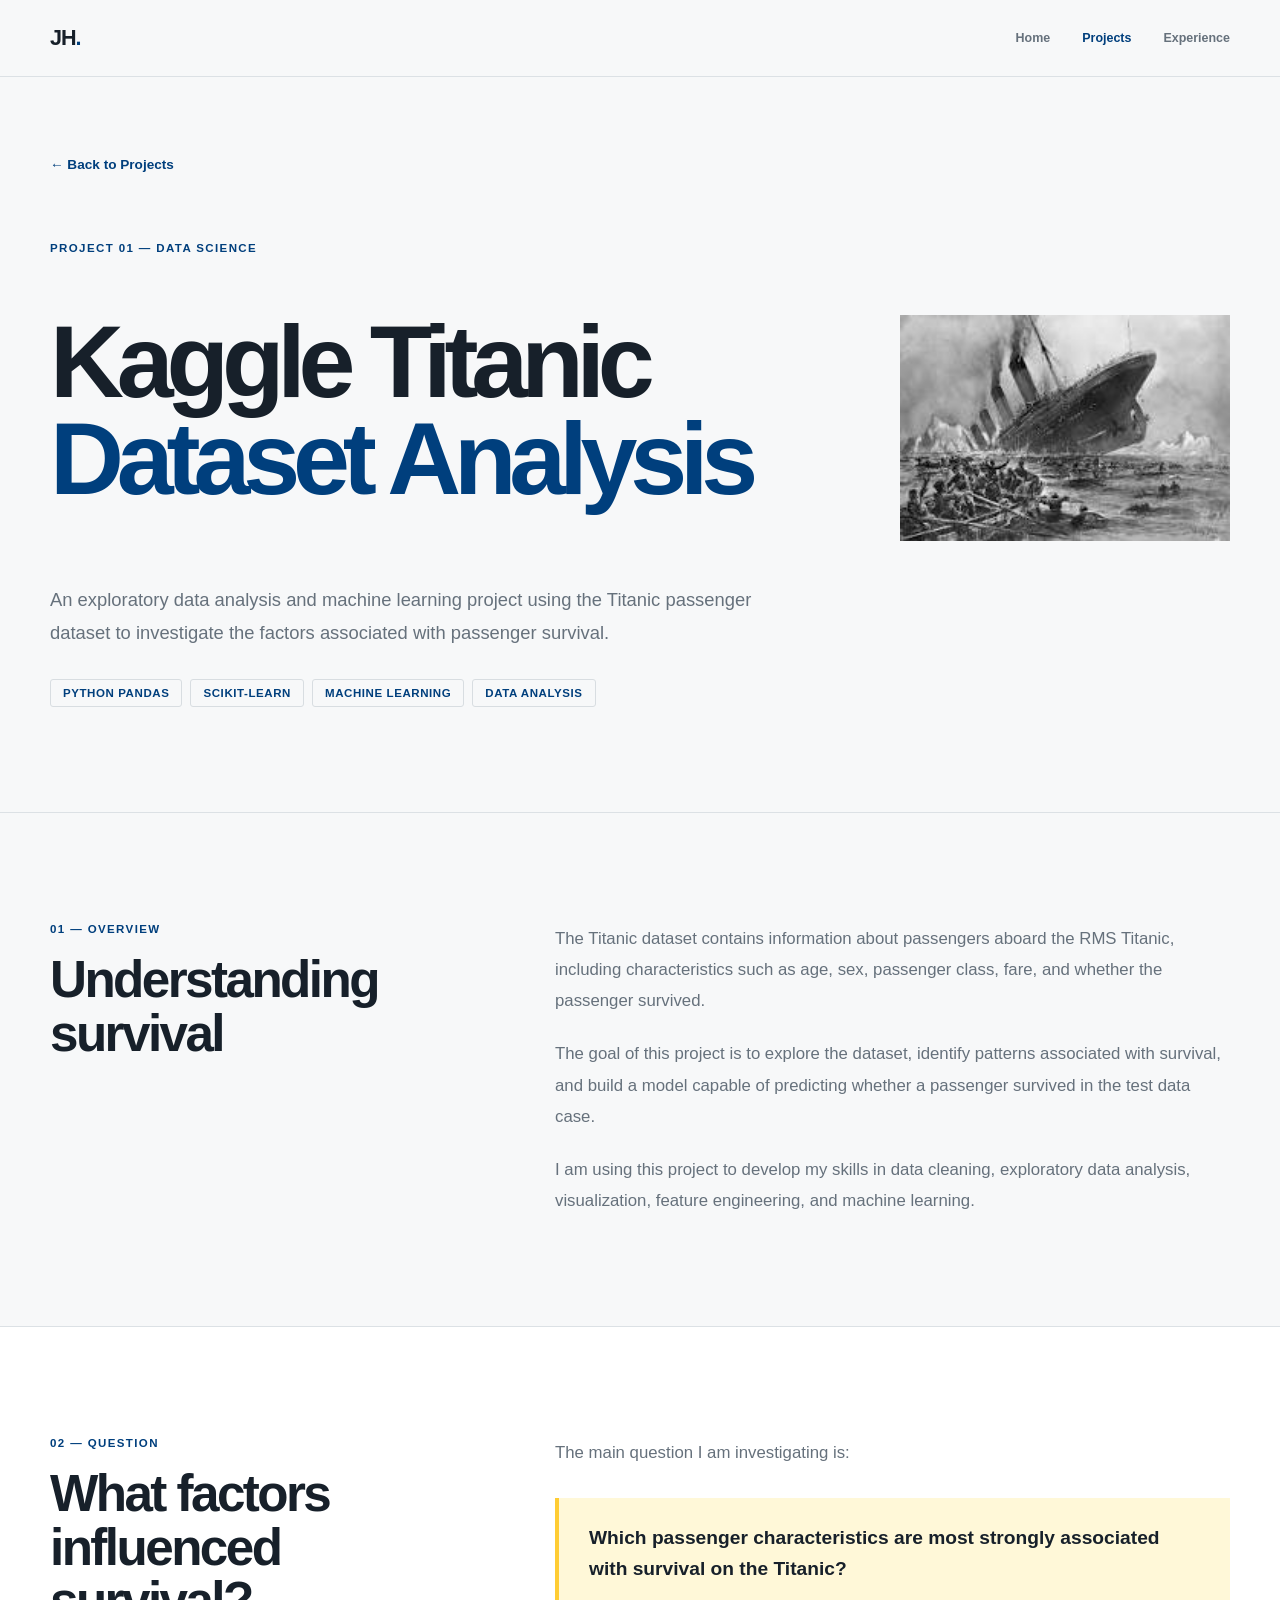
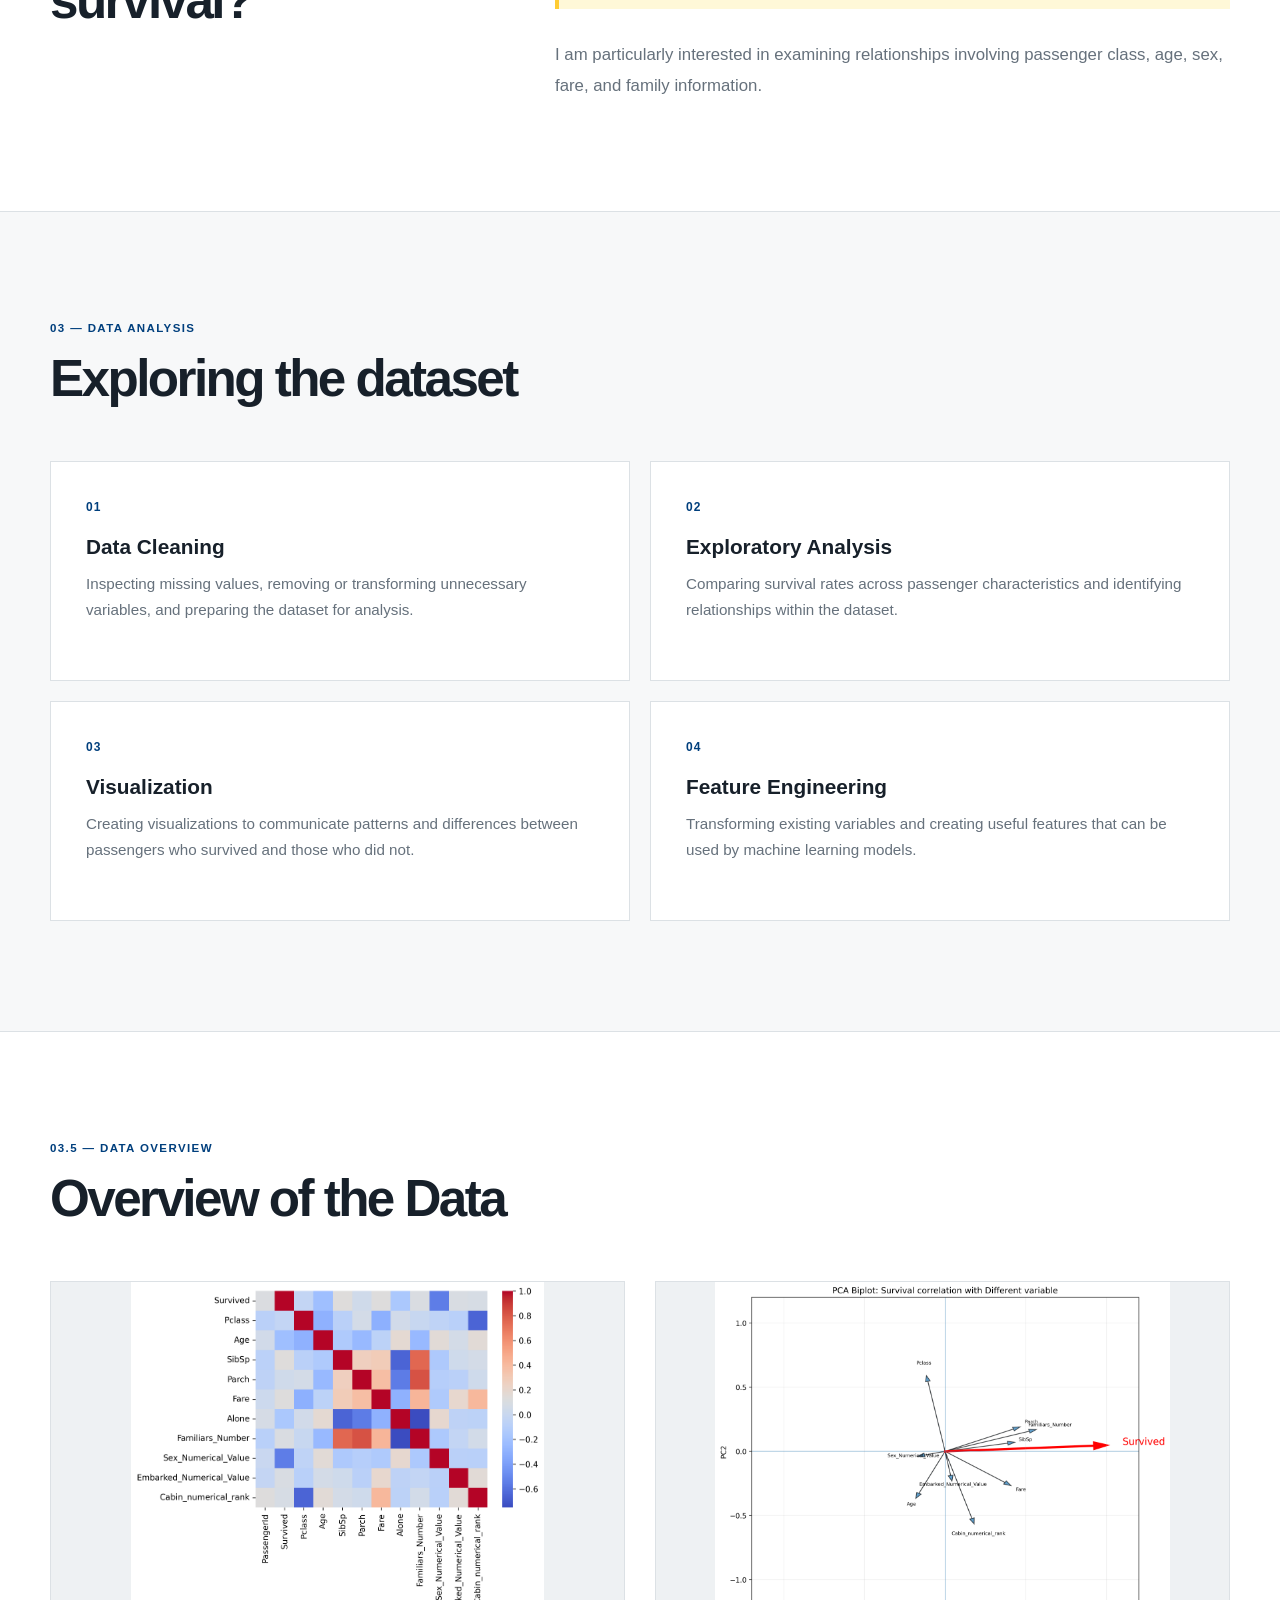
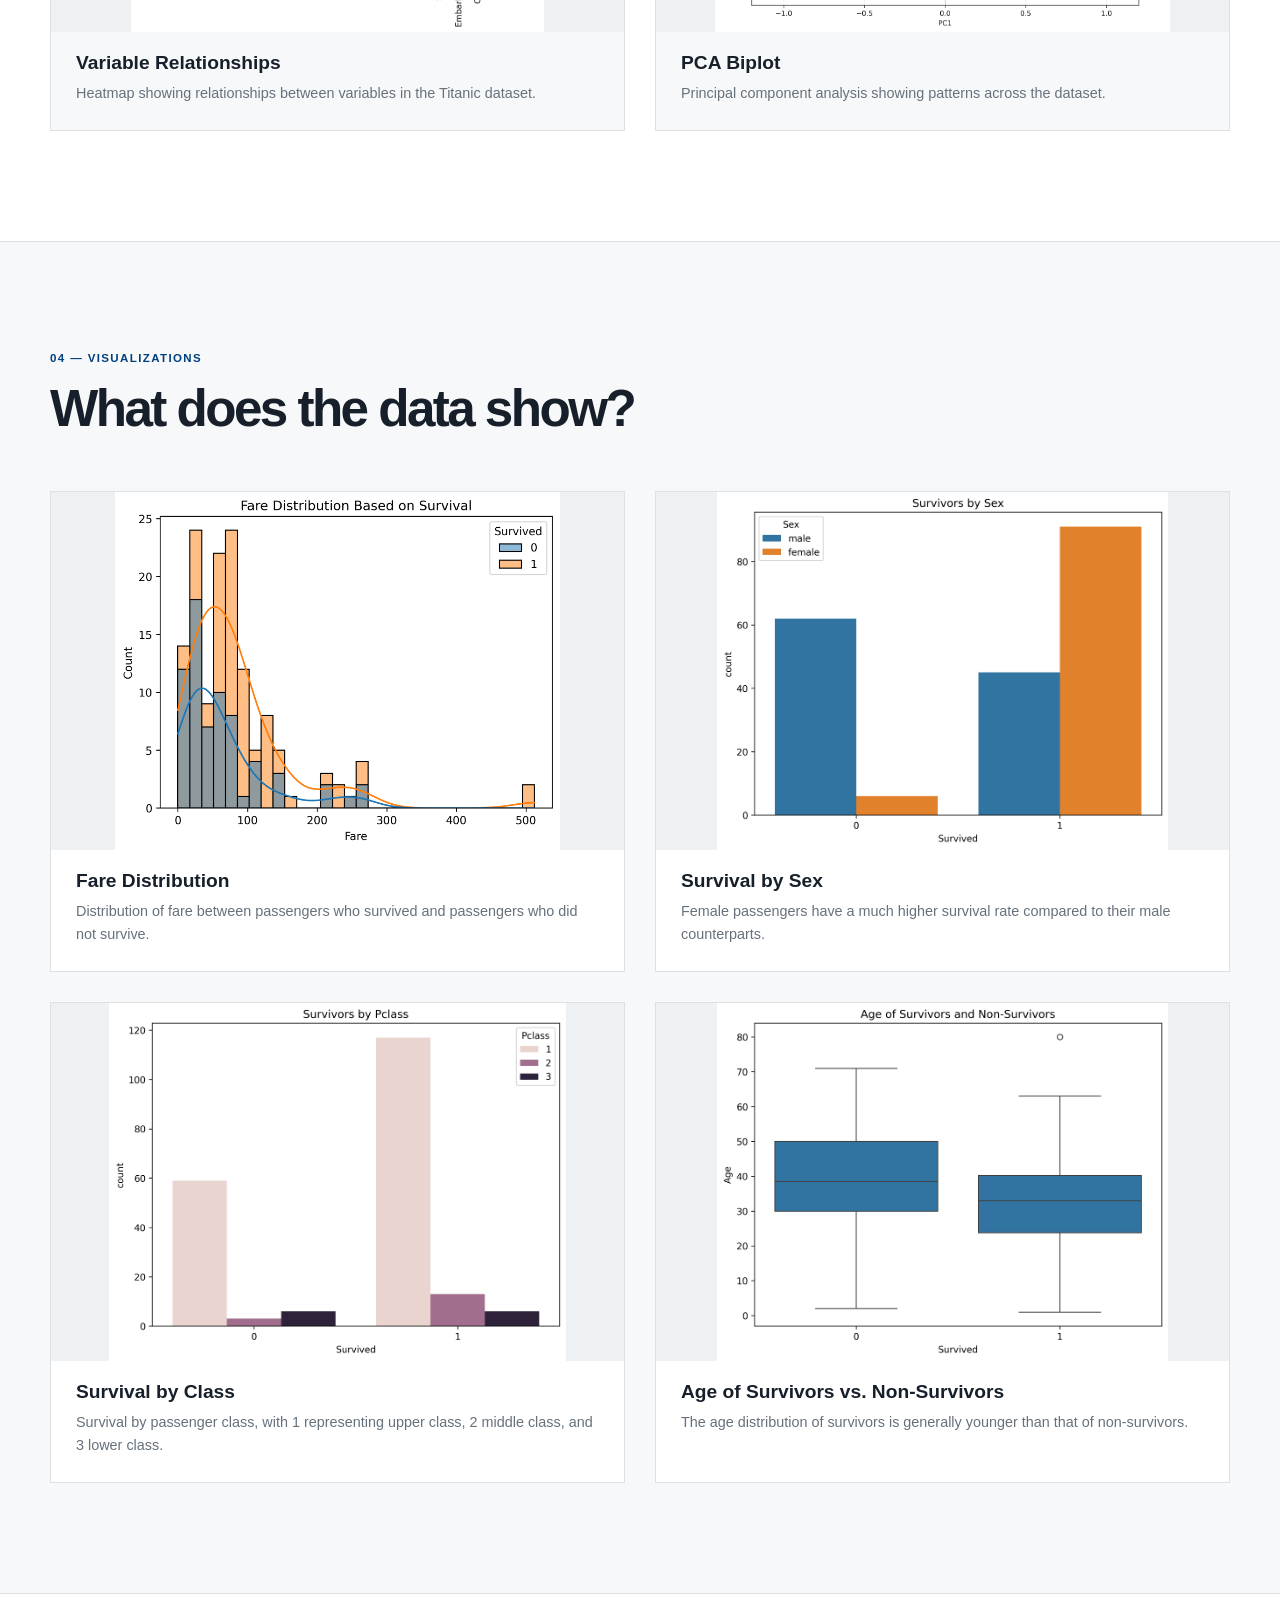
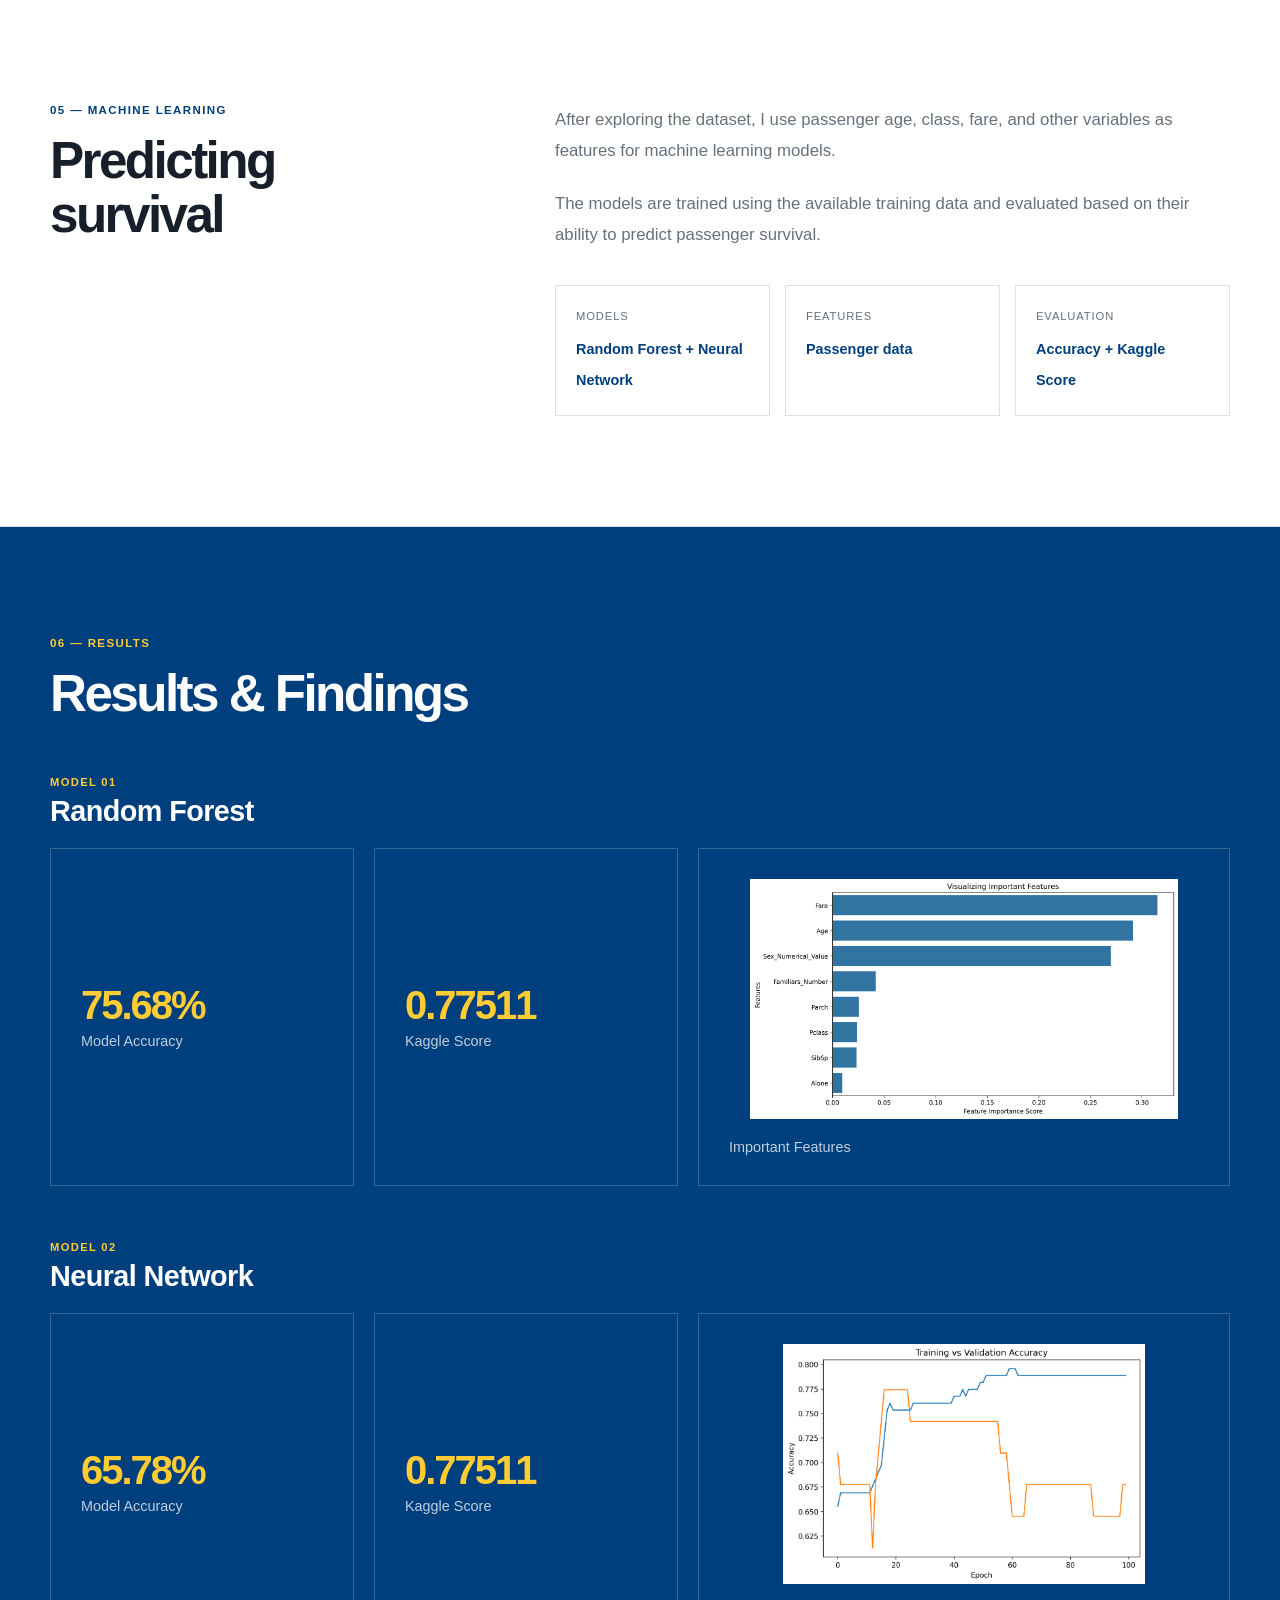
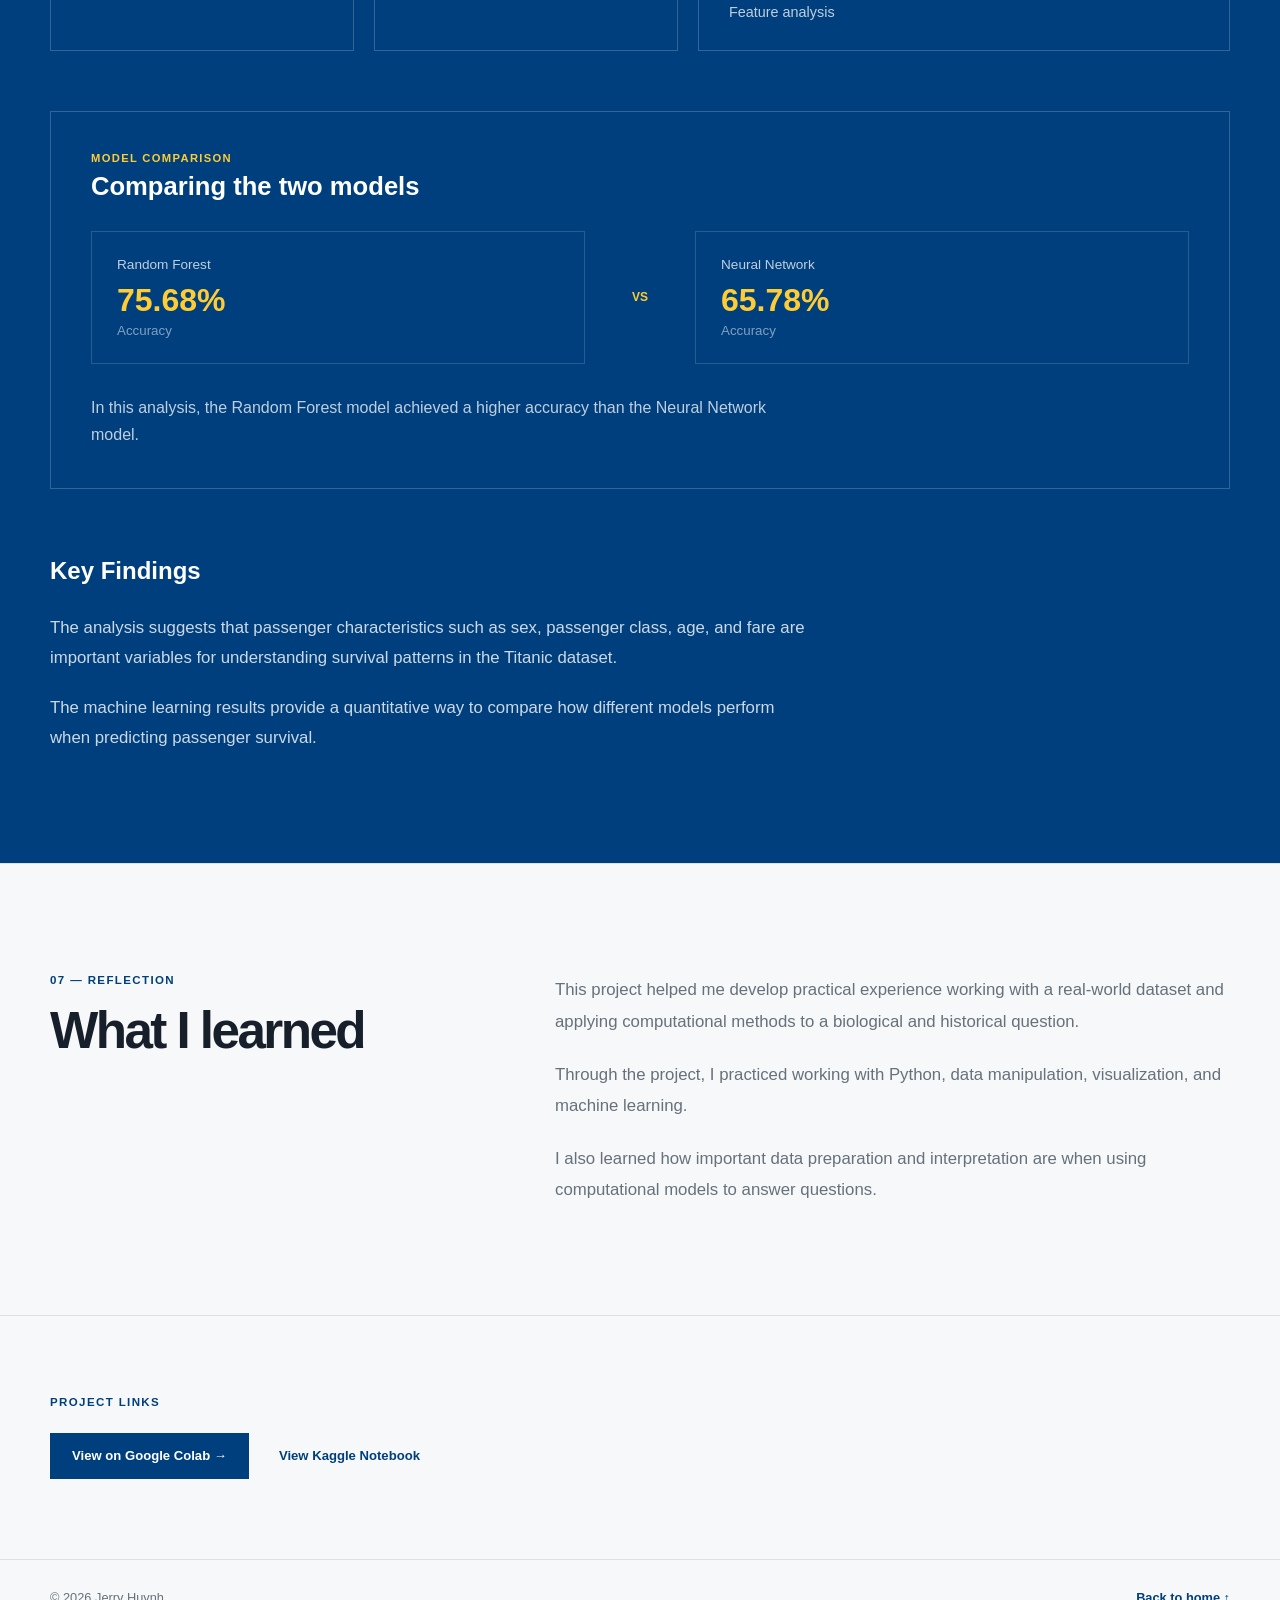
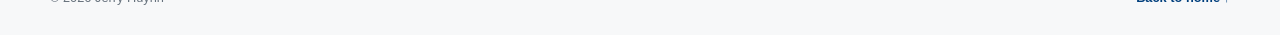
<file: projects/titanic.html>
<!DOCTYPE html>
<html lang="en">
<head>
  <meta charset="UTF-8">
  <meta name="viewport" content="width=device-width, initial-scale=1.0">
  <title>Kaggle Titanic Dataset Analysis | Jerry Huynh</title>
  <meta
    name="description"
    content="Kaggle Titanic Dataset Analysis by Jerry Huynh."
  >
  <meta name="author" content="Jerry Huynh">
  <link rel="stylesheet" href="../css/TitanicStyle.css">
  <link rel="icon" href="../favicon.ico" type="image/x-icon">
</head>

<body>

  <!-- =================================
       HEADER
  ================================== -->

  <header class="header">
    <nav class="nav container">
      <a href="../index.html" class="nav__logo">
        JH<span>.</span>
      </a>

      <div class="nav__links">
        <a href="../index.html" class="nav__link">Home</a>
        <a href="../index.html#projects" class="nav__link active">Projects</a>
        <a href="../index.html#experience" class="nav__link">Experience</a>
      </div>
    </nav>
  </header>


  <main>

    <!-- =================================
         PROJECT HERO
    ================================== -->

    <section class="project-page">
      <div class="container">

        <a href="../index.html#projects" class="back-link">
          ← Back to Projects
        </a>

        <div class="project-page__header">

          <p class="section__label">
            PROJECT 01 — DATA SCIENCE
          </p>

          <div class="project-page__title-row">

            <div class="project-page__title-wrap">
              <h1 class="project-page__title">
                Kaggle Titanic
                <span>Dataset Analysis</span>
              </h1>
            </div>

            <div class="project-page__image-wrap">
              <img
                class="Titanic_Sinking_Image"
                src="titanic_img/images.jpg"
                alt="Titanic sinking"
              >
            </div>

          </div>

          <p class="project-page__intro">
            An exploratory data analysis and machine learning project
            using the Titanic passenger dataset to investigate the factors
            associated with passenger survival.
          </p>

          <div class="project-page__tags">
            <span>Python Pandas</span>
            <span>Scikit-Learn</span>
            <span>Machine Learning</span>
            <span>Data Analysis</span>
          </div>

        </div>
      </div>
    </section>


    <!-- =================================
         OVERVIEW
    ================================== -->

    <section class="project-section">
      <div class="container project-grid">

        <div>
          <p class="section__label">01 — OVERVIEW</p>

          <h2 class="project-section__title">
            Understanding survival
          </h2>
        </div>

        <div class="project-section__content">
          <p>
            The Titanic dataset contains information about passengers
            aboard the RMS Titanic, including characteristics such as
            age, sex, passenger class, fare, and whether the passenger
            survived.
          </p>

          <p>
            The goal of this project is to explore the dataset,
            identify patterns associated with survival, and build
            a model capable of predicting whether a passenger survived
            in the test data case.
          </p>

          <p>
            I am using this project to develop my skills in data
            cleaning, exploratory data analysis, visualization,
            feature engineering, and machine learning.
          </p>
        </div>

      </div>
    </section>


    <!-- =================================
         RESEARCH QUESTION
    ================================== -->

    <section class="project-section project-section--light">
      <div class="container project-grid">

        <div>
          <p class="section__label">02 — QUESTION</p>

          <h2 class="project-section__title">
            What factors influenced survival?
          </h2>
        </div>

        <div class="project-section__content">

          <p>
            The main question I am investigating is:
          </p>

          <blockquote>
            Which passenger characteristics are most strongly
            associated with survival on the Titanic?
          </blockquote>

          <p>
            I am particularly interested in examining relationships
            involving passenger class, age, sex, fare, and family
            information.
          </p>

        </div>

      </div>
    </section>


    <!-- =================================
         DATA ANALYSIS
    ================================== -->

    <section class="project-section">
      <div class="container">

        <p class="section__label">03 — DATA ANALYSIS</p>

        <h2 class="project-section__title">
          Exploring the dataset
        </h2>

        <div class="analysis-grid">

          <div class="analysis-card">
            <span class="analysis-card__number">01</span>
            <h3>Data Cleaning</h3>
            <p>
              Inspecting missing values, removing or transforming
              unnecessary variables, and preparing the dataset
              for analysis.
            </p>
          </div>

          <div class="analysis-card">
            <span class="analysis-card__number">02</span>
            <h3>Exploratory Analysis</h3>
            <p>
              Comparing survival rates across passenger
              characteristics and identifying relationships
              within the dataset.
            </p>
          </div>

          <div class="analysis-card">
            <span class="analysis-card__number">03</span>
            <h3>Visualization</h3>
            <p>
              Creating visualizations to communicate patterns
              and differences between passengers who survived
              and those who did not.
            </p>
          </div>

          <div class="analysis-card">
            <span class="analysis-card__number">04</span>
            <h3>Feature Engineering</h3>
            <p>
              Transforming existing variables and creating useful
              features that can be used by machine learning models.
            </p>
          </div>

        </div>

      </div>
    </section>


    <!-- =================================
         DATA OVERVIEW
    ================================== -->

    <section class="project-section project-section--light">
      <div class="container">

        <p class="section__label">03.5 — DATA OVERVIEW</p>

        <h2 class="project-section__title">
          Overview of the Data
        </h2>

        <div class="data-overview-grid">

          <article class="data-overview-card">
            <div class="data-image">
              <img
                src="titanic_img/Variable_heatmap.png"
                alt="Variable heatmap"
              >
            </div>

            <div class="data-overview-card__body">
              <h3>Variable Relationships</h3>
              <p>
                Heatmap showing relationships between variables
                in the Titanic dataset.
              </p>
            </div>
          </article>

          <article class="data-overview-card">
            <div class="data-image">
              <img
                src="titanic_img/PCA_Biplot.png"
                alt="PCA biplot"
              >
            </div>

            <div class="data-overview-card__body">
              <h3>PCA Biplot</h3>
              <p>
                Principal component analysis showing patterns
                across the dataset.
              </p>
            </div>
          </article>

        </div>

      </div>
    </section>


    <!-- =================================
         VISUALIZATIONS
    ================================== -->

    <section class="project-section">
      <div class="container">

        <p class="section__label">04 — VISUALIZATIONS</p>

        <h2 class="project-section__title">
          What does the data show?
        </h2>

        <div class="visualization-grid">

          <article class="visualization-card">

            <div class="visualization-image">
              <img
                src="titanic_img/Fare_Distribution.png"
                alt="Fare distribution between survivors and non-survivors"
              >
            </div>

            <div class="visualization-card__body">
              <h3>Fare Distribution</h3>
              <p>
                Distribution of fare between passengers who survived
                and passengers who did not survive.
              </p>
            </div>

          </article>


          <article class="visualization-card">

            <div class="visualization-image">
              <img
                src="titanic_img/Survivors by Sex.png"
                alt="Survival by sex"
              >
            </div>

            <div class="visualization-card__body">
              <h3>Survival by Sex</h3>
              <p>
                Female passengers have a much higher survival rate
                compared to their male counterparts.
              </p>
            </div>

          </article>


          <article class="visualization-card">

            <div class="visualization-image">
              <img
                src="titanic_img/Survivors by Pclass.png"
                alt="Survival by passenger class"
              >
            </div>

            <div class="visualization-card__body">
              <h3>Survival by Class</h3>
              <p>
                Survival by passenger class, with 1 representing
                upper class, 2 middle class, and 3 lower class.
              </p>
            </div>

          </article>


          <article class="visualization-card">

            <div class="visualization-image">
              <img
                src="titanic_img/Age of Survivors and Non-Survivors.png"
                alt="Age of survivors and non-survivors"
              >
            </div>

            <div class="visualization-card__body">
              <h3>Age of Survivors vs. Non-Survivors</h3>
              <p>
                The age distribution of survivors is generally
                younger than that of non-survivors.
              </p>
            </div>

          </article>

        </div>

      </div>
    </section>


    <!-- =================================
         MACHINE LEARNING
    ================================== -->

    <section class="project-section project-section--light">
      <div class="container project-grid">

        <div>
          <p class="section__label">05 — MACHINE LEARNING</p>

          <h2 class="project-section__title">
            Predicting survival
          </h2>
        </div>

        <div class="project-section__content">

          <p>
            After exploring the dataset, I use passenger age,
            class, fare, and other variables as features for
            machine learning models.
          </p>

          <p>
            The models are trained using the available training
            data and evaluated based on their ability to predict
            passenger survival.
          </p>

          <div class="model-info">

            <div>
              <span>Models</span>
              <strong>Random Forest + Neural Network</strong>
            </div>

            <div>
              <span>Features</span>
              <strong>Passenger data</strong>
            </div>

            <div>
              <span>Evaluation</span>
              <strong>Accuracy + Kaggle Score</strong>
            </div>

          </div>

        </div>

      </div>
    </section>


    <!-- =================================
         RESULTS
    ================================== -->

    <section class="project-section project-section--blue">
      <div class="container">

        <p class="section__label">06 — RESULTS</p>

        <h2 class="project-section__title">
          Results &amp; Findings
        </h2>


        <!-- MODEL 01 -->

        <article class="model-result">

          <div class="model-result__header">
            <div>
              <span>MODEL 01</span>
              <h3>Random Forest</h3>
            </div>
          </div>

          <div class="model-result__grid">

            <div class="result">
              <span class="result__number">75.68%</span>
              <p>Model Accuracy</p>
            </div>

            <div class="result">
              <span class="result__number">0.77511</span>
              <p>Kaggle Score</p>
            </div>

            <div class="result result--feature">
              <div class="feature-image">
                <img
                  src="titanic_img/Important_Features.png"
                  alt="Random Forest important features"
                >
              </div>
              <p>Important Features</p>
            </div>

          </div>

        </article>


        <!-- MODEL 02 -->

        <article class="model-result">

          <div class="model-result__header">
            <div>
              <span>MODEL 02</span>
              <h3>Neural Network</h3>
            </div>
          </div>

          <div class="model-result__grid">

            <div class="result">
              <span class="result__number">65.78%</span>
              <p>Model Accuracy</p>
            </div>

            <div class="result">
              <span class="result__number">0.77511</span>
              <p>Kaggle Score</p>
            </div>

            <div class="result result--feature">
              <div class="feature-image">
                <img src = "titanic_img/TrainingvsValidation_Accuracy.png">
              </div>
              <p>Feature analysis</p>
            </div>

          </div>

        </article>


        <!-- MODEL COMPARISON -->

        <div class="model-comparison">

          <div class="model-comparison__label">
            MODEL COMPARISON
          </div>

          <h3>Comparing the two models</h3>

          <div class="comparison-grid">

            <div class="comparison-item">
              <span>Random Forest</span>
              <strong>75.68%</strong>
              <small>Accuracy</small>
            </div>

            <div class="comparison-divider">VS</div>

            <div class="comparison-item">
              <span>Neural Network</span>
              <strong>65.78%</strong>
              <small>Accuracy</small>
            </div>

          </div>

          <p>
            In this analysis, the Random Forest model achieved
            a higher accuracy than the Neural Network model.
          </p>

        </div>


        <!-- FINDINGS -->

        <div class="results__text">

          <h3>Key Findings</h3>

          <p>
            The analysis suggests that passenger characteristics
            such as sex, passenger class, age, and fare are important
            variables for understanding survival patterns in the
            Titanic dataset.
          </p>

          <p>
            The machine learning results provide a quantitative way
            to compare how different models perform when predicting
            passenger survival.
          </p>

        </div>

      </div>
    </section>


    <!-- =================================
         REFLECTION
    ================================== -->

    <section class="project-section">
      <div class="container project-grid">

        <div>
          <p class="section__label">07 — REFLECTION</p>

          <h2 class="project-section__title">
            What I learned
          </h2>
        </div>

        <div class="project-section__content">

          <p>
            This project helped me develop practical experience
            working with a real-world dataset and applying
            computational methods to a biological and historical
            question.
          </p>

          <p>
            Through the project, I practiced working with Python,
            data manipulation, visualization, and machine learning.
          </p>

          <p>
            I also learned how important data preparation and
            interpretation are when using computational models
            to answer questions.
          </p>

        </div>

      </div>
    </section>


    <!-- =================================
         PROJECT LINKS
    ================================== -->

    <section class="project-links">
      <div class="container">

        <p class="section__label">
          PROJECT LINKS
        </p>

        <div class="project-links__buttons">

          <a
            href="https://colab.research.google.com/notebook#fileId=https%3A//storage.googleapis.com/kaggle-colab-exported-notebooks/quocdunghuynh/titanic-notebook-in-python.407fa68b-3d22-47be-9b1c-5e88d0ea7938.ipynb%3FX-Goog-Algorithm%3DGOOG4-RSA-SHA256%26X-Goog-Credential%3Dgcp-kaggle-com%2540kaggle-161607.iam.gserviceaccount.com/20260918/auto/storage/goog4_request%26X-Goog-Date%3D20260918T122840Z%26X-Goog-Expires%3D259200%26X-Goog-SignedHeaders%3Dhost%26X-Goog-Signature%[base64]"
            class="button"
            target="_blank"
            rel="noopener noreferrer"
          >
            View on Google Colab →
          </a>

          <a
            href="https://www.kaggle.com/code/quocdunghuynh/titanic-notebook-in-python"
            class="text-link"
            target="_blank"
            rel="noopener noreferrer"
          >
            View Kaggle Notebook
          </a>

        </div>

      </div>
    </section>

  </main>


  <!-- =================================
       FOOTER
  ================================== -->

  <footer class="footer">
    <div class="container">

      <p>
        © 2026 Jerry Huynh
      </p>

      <a href="../index.html">
        Back to home ↑
      </a>

    </div>
  </footer>

</body>
</html>
</file>
<file: css/TitanicStyle.css>
/* =================================
   TITANIC PROJECT PAGE
   Jerry Huynh
================================= */


/* =================================
   GLOBAL PROJECT VARIABLES
================================= */

:root {
  --blue: #003f7d;
  --maize: #ffcc33;
  --maize-light: #fff8d8;
  --text: #17202a;
  --muted: #66717c;
  --background: #f7f8f9;
  --border: #dce1e5;
  --white: #ffffff;
}


/* =================================
   BASE
================================= */

* {
  box-sizing: border-box;
}

html {
  scroll-behavior: smooth;
}

body {
  margin: 0;
  background: var(--background);
  color: var(--text);
  font-family:
    Inter,
    -apple-system,
    BlinkMacSystemFont,
    "Segoe UI",
    sans-serif;
}

img {
  max-width: 100%;
}

a {
  text-decoration: none;
}

.container {
  width: min(1180px, calc(100% - 48px));
  margin: 0 auto;
}


/* =================================
   HEADER / NAVIGATION
================================= */

.header {
  position: fixed;
  top: 0;
  left: 0;
  z-index: 100;
  width: 100%;
  background: rgba(247, 248, 249, 0.94);
  border-bottom: 1px solid var(--border);
  backdrop-filter: blur(12px);
}

.nav {
  min-height: 76px;
  display: flex;
  align-items: center;
  justify-content: space-between;
}

.nav__logo {
  color: var(--text);
  font-size: 1.35rem;
  font-weight: 900;
  letter-spacing: -0.05em;
}

.nav__logo span {
  color: var(--blue);
}

.nav__links {
  display: flex;
  align-items: center;
  gap: 32px;
}

.nav__link {
  color: var(--muted);
  font-size: 0.78rem;
  font-weight: 700;
  transition: color 0.2s ease;
}

.nav__link:hover,
.nav__link.active {
  color: var(--blue);
}


/* =================================
   SHARED TYPOGRAPHY
================================= */

.section__label {
  margin: 0 0 18px;
  color: var(--blue);
  font-size: 0.72rem;
  font-weight: 800;
  letter-spacing: 0.12em;
  text-transform: uppercase;
}

.project-section__title {
  margin: 0;
  color: var(--text);
  font-size: clamp(2.2rem, 4vw, 3.5rem);
  line-height: 1.05;
  letter-spacing: -0.05em;
}


/* =================================
   PROJECT HERO
================================= */

.project-page {
  padding-top: 155px;
  padding-bottom: 105px;
  border-bottom: 1px solid var(--border);
}

.back-link {
  display: inline-block;
  margin-bottom: 70px;
  color: var(--blue);
  font-size: 0.85rem;
  font-weight: 700;
  transition:
    transform 0.2s ease,
    color 0.2s ease;
}

.back-link:hover {
  color: #002c58;
  transform: translateX(-5px);
}

.project-page__header {
  width: 100%;
}

.project-page__title-row {
  display: grid;
  grid-template-columns: minmax(0, 1fr) 330px;
  align-items: center;
  gap: 70px;
  margin-top: 24px;
}

.project-page__title-wrap {
  min-width: 0;
}

.project-page__title {
  margin: 0 0 35px;
  color: var(--text);
  font-size: clamp(3.5rem, 8vw, 7rem);
  line-height: 0.94;
  letter-spacing: -0.07em;
}

.project-page__title span {
  display: block;
  color: var(--blue);
}

.project-page__image-wrap {
  width: 100%;
  display: flex;
  align-items: center;
  justify-content: center;
}

.Titanic_Sinking_Image {
  display: block;
  width: 100%;
  max-width: 330px;
  height: 300px;
  object-fit: contain;
  border-radius: 4px;
}

.project-page__intro {
  max-width: 720px;
  margin: 5px 0 30px;
  color: var(--muted);
  font-size: 1.15rem;
  line-height: 1.8;
}

.project-page__tags {
  display: flex;
  flex-wrap: wrap;
  gap: 8px;
}

.project-page__tags span {
  padding: 7px 12px;
  border: 1px solid #d8dde1;
  border-radius: 3px;
  color: var(--blue);
  font-size: 0.72rem;
  font-weight: 700;
  letter-spacing: 0.05em;
  text-transform: uppercase;
}


/* =================================
   PROJECT SECTIONS
================================= */

.project-section {
  padding: 110px 0;
  border-bottom: 1px solid var(--border);
}

.project-section--light {
  background: var(--white);
}

.project-grid {
  display: grid;
  grid-template-columns: minmax(220px, 0.75fr) minmax(0, 1.25fr);
  gap: 100px;
  align-items: start;
}

.project-section__content {
  max-width: 700px;
  color: var(--muted);
  font-size: 1.05rem;
  line-height: 1.85;
}

.project-section__content p {
  margin: 0 0 22px;
}

.project-section__content p:last-child {
  margin-bottom: 0;
}


/* =================================
   QUOTE / RESEARCH QUESTION
================================= */

blockquote {
  margin: 30px 0;
  padding: 25px 30px;
  border-left: 4px solid var(--maize);
  background: var(--maize-light);
  color: var(--text);
  font-size: 1.2rem;
  font-weight: 600;
  line-height: 1.6;
}


/* =================================
   ANALYSIS CARDS
================================= */

.analysis-grid {
  display: grid;
  grid-template-columns: repeat(2, minmax(0, 1fr));
  gap: 20px;
  margin-top: 55px;
}

.analysis-card {
  min-height: 220px;
  padding: 35px;
  border: 1px solid var(--border);
  background: var(--white);
  transition:
    transform 0.2s ease,
    box-shadow 0.2s ease;
}

.analysis-card:hover {
  transform: translateY(-4px);
  box-shadow: 0 15px 35px rgba(0, 0, 0, 0.07);
}

.analysis-card__number {
  color: var(--blue);
  font-size: 0.75rem;
  font-weight: 800;
  letter-spacing: 0.1em;
}

.analysis-card h3 {
  margin: 20px 0 12px;
  font-size: 1.3rem;
}

.analysis-card p {
  margin: 0;
  color: var(--muted);
  font-size: 0.95rem;
  line-height: 1.7;
}


/* =================================
   DATA OVERVIEW
================================= */

.data-overview-grid {
  display: grid;
  grid-template-columns: repeat(2, minmax(0, 1fr));
  gap: 30px;
  margin-top: 55px;
}

.data-overview-card {
  overflow: hidden;
  border: 1px solid var(--border);
  background: var(--background);
}

.data-image {
  width: 100%;
  height: 350px;
  display: flex;
  align-items: center;
  justify-content: center;
  overflow: hidden;
  background: #eef1f3;
}

.data-image img {
  display: block;
  width: 100%;
  height: 100%;
  object-fit: contain;
}

.data-overview-card__body {
  padding: 0 25px 25px;
}

.data-overview-card h3 {
  margin: 20px 0 8px;
  font-size: 1.2rem;
}

.data-overview-card p {
  margin: 0;
  color: var(--muted);
  font-size: 0.9rem;
  line-height: 1.6;
}


/* =================================
   VISUALIZATIONS
================================= */

.visualization-grid {
  display: grid;
  grid-template-columns: repeat(2, minmax(0, 1fr));
  gap: 30px;
  margin-top: 55px;
}

.visualization-card {
  overflow: hidden;
  border: 1px solid var(--border);
  background: var(--white);
}

.visualization-image {
  width: 100%;
  aspect-ratio: 16 / 10;
  display: flex;
  align-items: center;
  justify-content: center;
  overflow: hidden;
  background: #eef1f3;
}

.visualization-image img {
  display: block;
  width: 100%;
  height: 100%;
  object-fit: contain;
}

.visualization-card__body {
  padding: 0 25px 25px;
}

.visualization-card h3 {
  margin: 20px 0 8px;
  font-size: 1.2rem;
}

.visualization-card p {
  margin: 0;
  color: var(--muted);
  font-size: 0.9rem;
  line-height: 1.6;
}


/* =================================
   MACHINE LEARNING
================================= */

.model-info {
  display: grid;
  grid-template-columns: repeat(3, minmax(0, 1fr));
  gap: 15px;
  margin-top: 35px;
}

.model-info div {
  min-height: 100px;
  padding: 20px;
  border: 1px solid var(--border);
  background: var(--white);
}

.model-info span {
  display: block;
  margin-bottom: 6px;
  color: var(--muted);
  font-size: 0.7rem;
  letter-spacing: 0.08em;
  text-transform: uppercase;
}

.model-info strong {
  color: var(--blue);
  font-size: 0.9rem;
  line-height: 1.4;
}


/* =================================
   RESULTS SECTION
================================= */

.project-section--blue {
  background: var(--blue);
  color: var(--white);
}

.project-section--blue .section__label {
  color: var(--maize);
}

.project-section--blue .project-section__title {
  color: var(--white);
  margin-bottom: 55px;
}


/* =================================
   INDIVIDUAL MODEL
================================= */

.model-result {
  margin-top: 55px;
}

.model-result__header {
  margin-bottom: 20px;
}

.model-result__header span {
  display: block;
  margin-bottom: 7px;
  color: var(--maize);
  font-size: 0.7rem;
  font-weight: 800;
  letter-spacing: 0.12em;
}

.model-result__header h3 {
  margin: 0;
  color: var(--white);
  font-size: 1.8rem;
  letter-spacing: -0.02em;
}

.model-result__grid {
  display: grid;
  grid-template-columns: 0.8fr 0.8fr 1.4fr;
  gap: 20px;
}

.result {
  min-height: 190px;
  padding: 30px;
  border: 1px solid rgba(255, 255, 255, 0.2);
  display: flex;
  flex-direction: column;
  justify-content: center;
}

.result__number {
  display: block;
  margin-bottom: 8px;
  color: var(--maize);
  font-size: 2.5rem;
  font-weight: 800;
  line-height: 1;
  letter-spacing: -0.05em;
}

.result > p {
  margin: 0;
  color: rgba(255, 255, 255, 0.75);
  font-size: 0.9rem;
}

.result--feature {
  justify-content: flex-start;
  min-height: 300px;
}

.feature-image {
  width: 100%;
  height: 240px;
  margin-bottom: 20px;
  display: flex;
  align-items: center;
  justify-content: center;
  overflow: hidden;
}

.feature-image img {
  display: block;
  width: 100%;
  height: 100%;
  object-fit: contain;
}

.feature-placeholder {
  width: 100%;
  height: 240px;
  margin-bottom: 20px;
  border: 1px dashed rgba(255, 255, 255, 0.25);

  display: flex;
  flex-direction: column;
  align-items: center;
  justify-content: center;

  text-align: center;
}

.feature-placeholder span {
  color: var(--maize);
  font-size: 0.72rem;
  font-weight: 800;
  letter-spacing: 0.1em;
}

.feature-placeholder small {
  max-width: 180px;
  margin-top: 8px;
  color: rgba(255, 255, 255, 0.55);
  font-size: 0.75rem;
  line-height: 1.4;
}


/* =================================
   MODEL COMPARISON
================================= */

.model-comparison {
  margin-top: 60px;
  padding: 40px;
  border: 1px solid rgba(255, 255, 255, 0.2);
}

.model-comparison__label {
  margin-bottom: 8px;
  color: var(--maize);
  font-size: 0.7rem;
  font-weight: 800;
  letter-spacing: 0.12em;
}

.model-comparison h3 {
  margin: 0 0 30px;
  color: var(--white);
  font-size: 1.6rem;
}

.comparison-grid {
  display: grid;
  grid-template-columns: 1fr 70px 1fr;
  align-items: center;
  gap: 20px;
  margin-bottom: 30px;
}

.comparison-item {
  padding: 25px;
  border: 1px solid rgba(255, 255, 255, 0.15);
}

.comparison-item span {
  display: block;
  margin-bottom: 10px;
  color: rgba(255, 255, 255, 0.75);
  font-size: 0.85rem;
}

.comparison-item strong {
  display: block;
  color: var(--maize);
  font-size: 2rem;
}

.comparison-item small {
  display: block;
  margin-top: 4px;
  color: rgba(255, 255, 255, 0.5);
}

.comparison-divider {
  color: var(--maize);
  font-size: 0.75rem;
  font-weight: 800;
  text-align: center;
}

.model-comparison > p {
  max-width: 700px;
  margin: 0;
  color: rgba(255, 255, 255, 0.75);
  line-height: 1.7;
}


/* =================================
   KEY FINDINGS
================================= */

.results__text {
  max-width: 760px;
  margin-top: 60px;
  color: rgba(255, 255, 255, 0.8);
  font-size: 1.05rem;
  line-height: 1.8;
}

.results__text h3 {
  margin: 0 0 20px;
  color: var(--white);
  font-size: 1.5rem;
}

.results__text p {
  margin: 0 0 20px;
}

.results__text p:last-child {
  margin-bottom: 0;
}


/* =================================
   PROJECT LINKS
================================= */

.project-links {
  padding: 80px 0;
  border-bottom: 1px solid var(--border);
}

.project-links__buttons {
  display: flex;
  align-items: center;
  gap: 30px;
  margin-top: 25px;
}

.button {
  display: inline-flex;
  align-items: center;
  justify-content: center;
  min-height: 46px;
  padding: 0 22px;
  background: var(--blue);
  color: var(--white);
  font-size: 0.82rem;
  font-weight: 700;
  transition:
    transform 0.2s ease,
    background 0.2s ease;
}

.button:hover {
  background: #002c58;
  transform: translateY(-2px);
}

.text-link {
  color: var(--blue);
  font-size: 0.82rem;
  font-weight: 700;
}

.text-link:hover {
  text-decoration: underline;
}


/* =================================
   FOOTER
================================= */

.footer {
  padding: 30px 0;
  color: var(--muted);
  font-size: 0.8rem;
}

.footer .container {
  display: flex;
  justify-content: space-between;
  align-items: center;
}

.footer p {
  margin: 0;
}

.footer a {
  color: var(--blue);
  font-weight: 700;
}


/* =================================
   TABLET
================================= */

@media (max-width: 900px) {

  .container {
    width: min(100% - 40px, 720px);
  }

  .project-page__title-row {
    grid-template-columns: minmax(0, 1fr) 250px;
    gap: 35px;
  }

  .Titanic_Sinking_Image {
    height: 240px;
  }

  .project-grid {
    grid-template-columns: 1fr;
    gap: 40px;
  }

  .model-result__grid {
    grid-template-columns: 1fr 1fr;
  }

  .result--feature {
    grid-column: 1 / -1;
  }

  .model-info {
    grid-template-columns: 1fr;
  }
}


/* =================================
   MOBILE
================================= */

@media (max-width: 650px) {

  .container {
    width: min(100% - 32px, 560px);
  }

  .nav {
    min-height: 68px;
  }

  .nav__links {
    gap: 16px;
  }

  .nav__link {
    font-size: 0.7rem;
  }

  .project-page {
    padding-top: 115px;
    padding-bottom: 80px;
  }

  .back-link {
    margin-bottom: 50px;
  }

  .project-page__title-row {
    grid-template-columns: 1fr;
    gap: 20px;
  }

  .project-page__title {
    margin-bottom: 10px;
    font-size: clamp(3.2rem, 15vw, 5rem);
  }

  .project-page__image-wrap {
    justify-content: flex-start;
  }

  .Titanic_Sinking_Image {
    width: 100%;
    max-width: 380px;
    height: 230px;
    object-position: left center;
  }

  .project-page__intro {
    font-size: 1rem;
  }

  .project-section {
    padding: 80px 0;
  }

  .analysis-grid,
  .data-overview-grid,
  .visualization-grid {
    grid-template-columns: 1fr;
  }

  .analysis-card {
    min-height: auto;
  }

  .data-image {
    height: 280px;
  }

  .model-result__grid {
    grid-template-columns: 1fr;
  }

  .result--feature {
    grid-column: auto;
  }

  .result {
    min-height: 160px;
  }

  .model-comparison {
    padding: 25px;
  }

  .comparison-grid {
    grid-template-columns: 1fr;
    gap: 12px;
  }

  .comparison-divider {
    padding: 5px 0;
  }

  .project-links__buttons {
    flex-direction: column;
    align-items: flex-start;
    gap: 20px;
  }

  .footer .container {
    flex-direction: column;
    align-items: flex-start;
    gap: 10px;
  }
}


/* =================================
   SMALL MOBILE
================================= */

@media (max-width: 420px) {

  .nav__links {
    gap: 10px;
  }

  .nav__link {
    font-size: 0.64rem;
  }

  .project-page__title {
    font-size: 3rem;
  }

  .project-section__title {
    font-size: 2.2rem;
  }

  .analysis-card,
  .result {
    padding: 25px;
  }

  .result__number {
    font-size: 2.2rem;
  }
}
</file>
